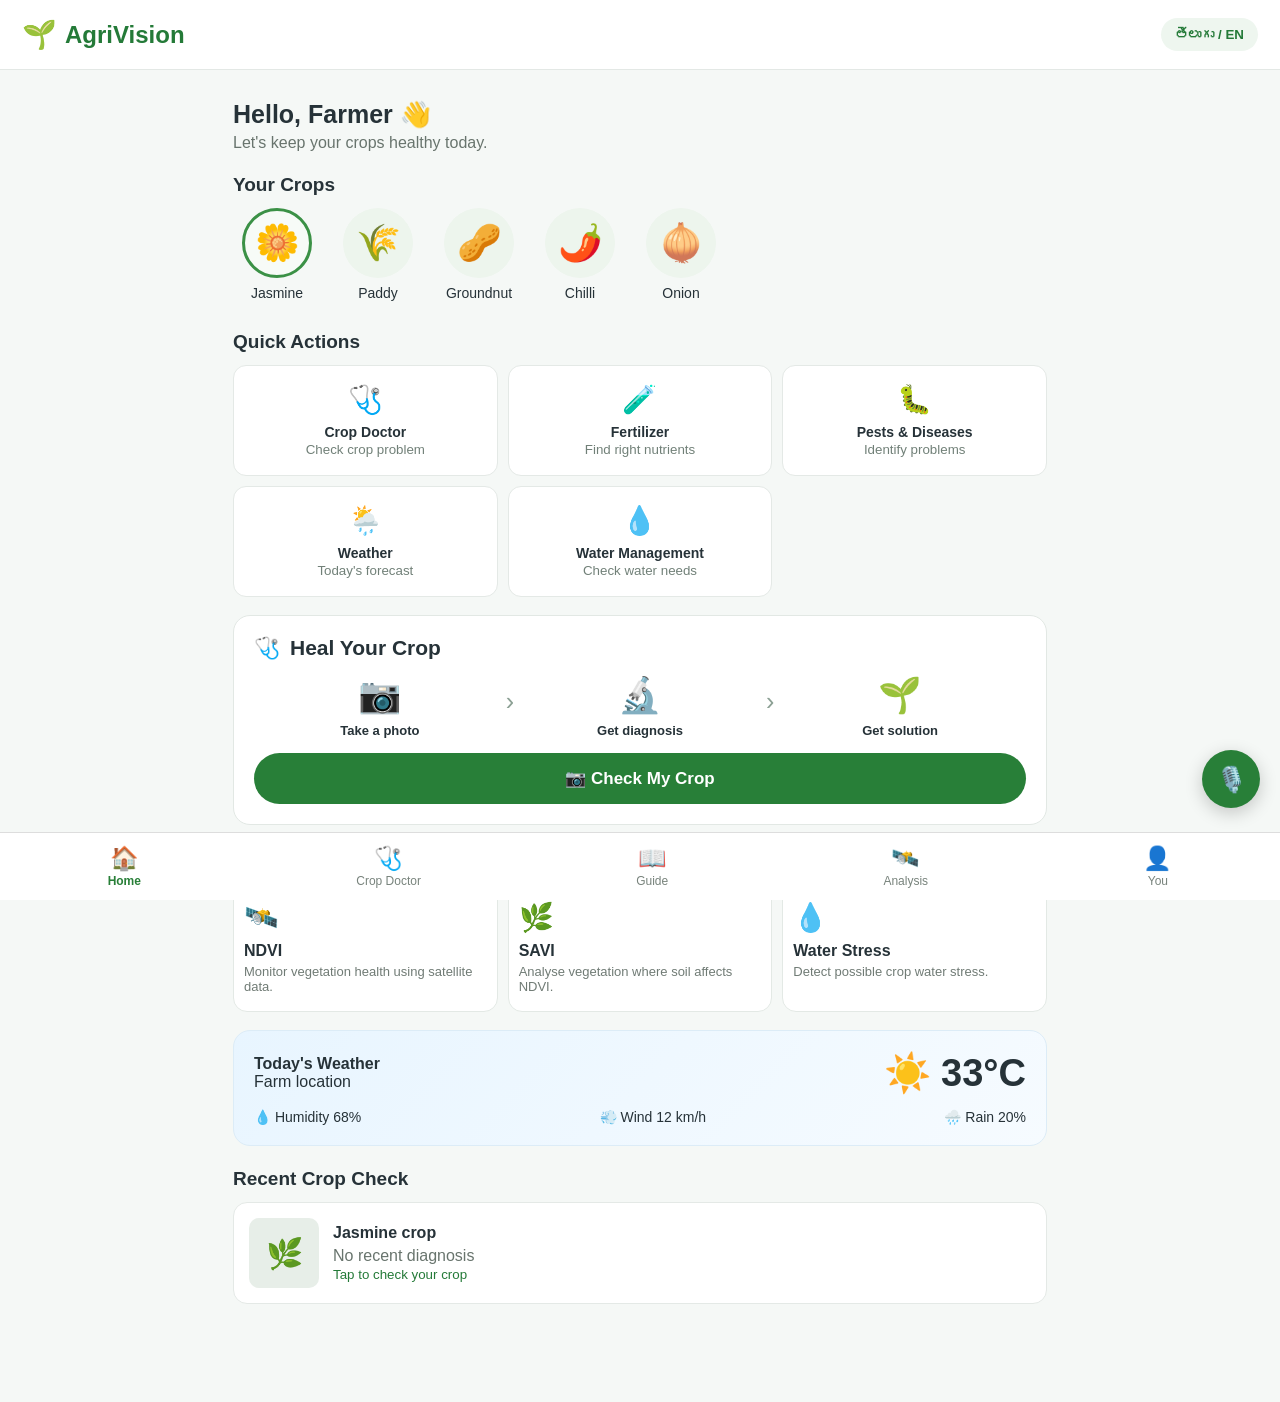
<file: AgriVision_index_submission.html>
<!DOCTYPE html>
<html lang="en">
<head>
<meta charset="UTF-8">
<meta name="viewport" content="width=device-width, initial-scale=1.0">
<title>AgriVision - Smart Farming Assistant</title>

<style>
* {
    box-sizing: border-box;
    margin: 0;
    padding: 0;
}

body {
    font-family: Arial, Helvetica, sans-serif;
    background: #f5f8f6;
    color: #263238;
    padding-bottom: 80px;
}

/* HEADER */
.header {
    background: white;
    padding: 18px 22px;
    border-bottom: 1px solid #e3e8e5;
    display: flex;
    justify-content: space-between;
    align-items: center;
    position: sticky;
    top: 0;
    z-index: 1000;
}

.logo {
    display: flex;
    align-items: center;
    gap: 8px;
    font-size: 24px;
    font-weight: bold;
    color: #247a38;
}

.logo-icon {
    font-size: 28px;
}

.lang-btn {
    border: none;
    background: #eef6ef;
    color: #247a38;
    padding: 9px 14px;
    border-radius: 20px;
    font-weight: bold;
}

/* MAIN */
.container {
    max-width: 850px;
    margin: auto;
    padding: 18px;
}

/* FARMER GREETING */
.greeting {
    margin: 12px 0 20px;
}

.greeting h2 {
    font-size: 25px;
    margin-bottom: 5px;
}

.greeting p {
    color: #68746d;
}

/* CROP SELECTOR */
.section-title {
    font-size: 19px;
    font-weight: bold;
    margin: 22px 0 12px;
}

.crop-row {
    display: flex;
    gap: 13px;
    overflow-x: auto;
    padding-bottom: 8px;
}

.crop {
    min-width: 88px;
    text-align: center;
    cursor: pointer;
}

.crop-circle {
    width: 70px;
    height: 70px;
    border-radius: 50%;
    background: #edf5ed;
    margin: auto;
    display: flex;
    justify-content: center;
    align-items: center;
    font-size: 36px;
    border: 3px solid transparent;
}

.crop.active .crop-circle {
    border-color: #3b9146;
    background: #f7fbf7;
}

.crop span {
    display: block;
    margin-top: 7px;
    font-size: 14px;
}

/* QUICK FEATURES */
.quick-grid {
    display: grid;
    grid-template-columns: repeat(3, 1fr);
    gap: 10px;
}

.quick-card {
    background: white;
    border: 1px solid #e4e9e6;
    border-radius: 13px;
    padding: 17px 8px;
    text-align: center;
    cursor: pointer;
    transition: 0.2s;
}

.quick-card:hover {
    transform: translateY(-2px);
    box-shadow: 0 4px 15px rgba(0,0,0,.08);
}

.quick-icon {
    font-size: 28px;
    margin-bottom: 8px;
}

.quick-card b {
    display: block;
    font-size: 14px;
}

.quick-card small {
    color: #718078;
}

/* CROP DOCTOR */
.doctor-card {
    background: white;
    border-radius: 17px;
    padding: 20px;
    margin-top: 18px;
    border: 1px solid #e2e8e4;
}

.doctor-title {
    display: flex;
    align-items: center;
    gap: 10px;
    font-size: 21px;
    font-weight: bold;
    margin-bottom: 15px;
}

.diagnosis-flow {
    display: flex;
    justify-content: space-around;
    text-align: center;
    margin: 15px 0;
}

.flow-item {
    flex: 1;
    font-size: 13px;
}

.flow-icon {
    font-size: 35px;
    margin-bottom: 7px;
}

.arrow {
    color: #8ca094;
    font-size: 25px;
    padding-top: 12px;
}

.camera-btn {
    width: 100%;
    border: none;
    background: #287f38;
    color: white;
    padding: 15px;
    border-radius: 28px;
    font-size: 17px;
    font-weight: bold;
    cursor: pointer;
}

.camera-btn:hover {
    background: #216c2f;
}

/* FARMING GUIDE */
.guide-card {
    background: #fff8df;
    border-radius: 17px;
    padding: 20px;
    margin-top: 18px;
}

.guide-card h3 {
    margin-bottom: 6px;
}

.guide-card p {
    color: #6c6650;
    margin-bottom: 15px;
}

.guide-btn {
    border: none;
    background: #247a38;
    color: white;
    padding: 11px 20px;
    border-radius: 22px;
    font-weight: bold;
}

/* ANALYTICS */
.analytics-title {
    margin-top: 24px;
}

.analytics-grid {
    display: grid;
    grid-template-columns: repeat(3, 1fr);
    gap: 10px;
}

.analysis-card {
    background: white;
    border-radius: 14px;
    padding: 17px 10px;
    border: 1px solid #e3e9e5;
    cursor: pointer;
}

.analysis-card .icon {
    font-size: 28px;
}

.analysis-card h4 {
    margin: 8px 0 4px;
}

.analysis-card p {
    font-size: 13px;
    color: #707b75;
}

/* WEATHER */
.weather {
    background: linear-gradient(135deg, #e8f5ff, #f6fbff);
    border-radius: 17px;
    margin-top: 18px;
    padding: 20px;
    border: 1px solid #dcecf7;
}

.weather-top {
    display: flex;
    justify-content: space-between;
    align-items: center;
}

.temperature {
    font-size: 38px;
    font-weight: bold;
}

.weather-info {
    margin-top: 14px;
    display: flex;
    justify-content: space-between;
    font-size: 14px;
}

/* RECENT */
.recent {
    margin-top: 20px;
}

.recent-card {
    background: white;
    border-radius: 14px;
    padding: 15px;
    display: flex;
    align-items: center;
    gap: 14px;
    border: 1px solid #e4e9e6;
}

.recent-photo {
    width: 70px;
    height: 70px;
    border-radius: 10px;
    background: #e7eee8;
    display: flex;
    align-items: center;
    justify-content: center;
    font-size: 30px;
}

/* VOICE */
.voice {
    position: fixed;
    right: 20px;
    bottom: 92px;
    width: 58px;
    height: 58px;
    border-radius: 50%;
    border: none;
    background: #287f38;
    color: white;
    font-size: 25px;
    box-shadow: 0 5px 18px rgba(0,0,0,.2);
    cursor: pointer;
    z-index: 999;
}

/* BOTTOM NAV */
.bottom-nav {
    position: fixed;
    bottom: 0;
    left: 0;
    right: 0;
    height: 68px;
    background: white;
    border-top: 1px solid #ddd;
    display: flex;
    justify-content: space-around;
    align-items: center;
    z-index: 998;
}

.nav-item {
    text-align: center;
    color: #78837c;
    font-size: 12px;
    cursor: pointer;
}

.nav-item.active {
    color: #287f38;
    font-weight: bold;
}

.nav-icon {
    font-size: 23px;
    margin-bottom: 2px;
}

/* RESPONSIVE */
@media(max-width:650px) {

    .quick-grid,
    .analytics-grid {
        grid-template-columns: repeat(2, 1fr);
    }

    .container {
        padding: 14px;
    }

    .greeting h2 {
        font-size: 22px;
    }
}
</style>
</head>

<body>

<!-- HEADER -->
<header class="header">
    <div class="logo">
        <span class="logo-icon">🌱</span>
        <span>AgriVision</span>
    </div>

    <button class="lang-btn" onclick="changeLanguage()">
        తెలుగు / EN
    </button>
</header>

<!-- ================= FARMING GUIDE SCREEN ================= -->

<section id="farmingGuideScreen"
         style="
         display:none;
         padding:30px 20px 100px;
         max-width:900px;
         margin:auto;
         background:#f7faf7;
         min-height:70vh;
         ">

    <button onclick="closeFarmingGuide()"
            style="
            background:#2e7d32;
            color:white;
            border:none;
            padding:12px 20px;
            border-radius:25px;
            font-size:16px;
            cursor:pointer;
            margin-bottom:25px;
            ">
        ← Back
    </button>

    <h1 style="color:#24752b;">
        🌾 Farming Guide
    </h1>

    <p style="color:#667085;">
        Step-by-step farming guidance for your selected crop.
    </p>

    <!-- CROP SELECTOR -->

    <div style="
        display:flex;
        gap:12px;
        flex-wrap:wrap;
        margin:25px 0;
        ">

        <button class="guideCropBtn"
                onclick="showGuide('Jasmine')">
            🌼 Jasmine
        </button>

        <button class="guideCropBtn"
                onclick="showGuide('Paddy')">
            🌾 Paddy
        </button>

        <button class="guideCropBtn"
                onclick="showGuide('Groundnut')">
            🥜 Groundnut
        </button>

        <button class="guideCropBtn"
                onclick="showGuide('Chilli')">
            🌶️ Chilli
        </button>

        <button class="guideCropBtn"
                onclick="showGuide('Onion')">
            🧅 Onion
        </button>

    </div>

    <!-- GUIDE RESULT -->

    <div id="guideResult"
         style="
         background:white;
         border-radius:20px;
         padding:25px;
         box-shadow:0 4px 18px rgba(0,0,0,0.08);
         ">

        <h2>🌱 Select a crop</h2>

        <p>
            Choose your crop above to see the farming steps.
        </p>

    </div>

</section>


<main class="container">

    <!-- GREETING -->
    <section class="greeting">
        <h2>Hello, Farmer 👋</h2>
        <p>Let's keep your crops healthy today.</p>
    </section>


    <!-- YOUR CROPS -->
    <div class="section-title">Your Crops</div>

    <div class="crop-row">

        <div class="crop active" onclick="selectCrop('Jasmine')">
            <div class="crop-circle">🌼</div>
            <span>Jasmine</span>
        </div>

        <div class="crop" onclick="selectCrop('Paddy')">
            <div class="crop-circle">🌾</div>
            <span>Paddy</span>
        </div>

        <div class="crop" onclick="selectCrop('Groundnut')">
            <div class="crop-circle">🥜</div>
            <span>Groundnut</span>
        </div>

        <div class="crop" onclick="selectCrop('Chilli')">
            <div class="crop-circle">🌶️</div>
            <span>Chilli</span>
        </div>

        <div class="crop" onclick="selectCrop('Onion')">
            <div class="crop-circle">🧅</div>
            <span>Onion</span>
        </div>

    </div>


    <!-- QUICK ACTIONS -->
    <div class="section-title">Quick Actions</div>

    <div class="quick-grid">

        <div class="quick-card" onclick="openFeature('cropDoctor')">
            <div class="quick-icon">🩺</div>
            <b>Crop Doctor</b>
            <small>Check crop problem</small>
        </div>

        <div class="quick-card" onclick="openFeature('fertilizer')">
            <div class="quick-icon">🧪</div>
            <b>Fertilizer</b>
            <small>Find right nutrients</small>
        </div>

        <div class="quick-card" onclick="openFeature('pest')">
            <div class="quick-icon">🐛</div>
            <b>Pests & Diseases</b>
            <small>Identify problems</small>
        </div>

        <div class="quick-card" onclick="openFeature('weather')">
            <div class="quick-icon">🌦️</div>
            <b>Weather</b>
            <small>Today's forecast</small>
        </div>

        <div class="quick-card" onclick="openFeature('water')">
            <div class="quick-icon">💧</div>
            <b>Water Management</b>
            <small>Check water needs</small>
        </div>

    </div>


    <!-- CROP DOCTOR -->
    <section class="doctor-card">

        <div class="doctor-title">
            🩺
            <span>Heal Your Crop</span>
        </div>

        <div class="diagnosis-flow">

            <div class="flow-item">
                <div class="flow-icon">📷</div>
                <b>Take a photo</b>
            </div>

            <div class="arrow">›</div>

            <div class="flow-item">
                <div class="flow-icon">🔬</div>
                <b>Get diagnosis</b>
            </div>

            <div class="arrow">›</div>

            <div class="flow-item">
                <div class="flow-icon">🌱</div>
                <b>Get solution</b>
            </div>

        </div>

        <button class="camera-btn" onclick="startCropDoctor()">
            📷 Check My Crop
        </button>

    </section>

    <!-- SMART ANALYSIS -->
    <div class="section-title analytics-title">
        Smart Crop Analysis
    </div>

    <div class="analytics-grid">

        <div class="analysis-card"
             onclick="openFeature('ndvi')">

            <div class="icon">🛰️</div>

            <h4>NDVI</h4>

            <p>
                Monitor vegetation health
                using satellite data.
            </p>

        </div>


        <div class="analysis-card"
             onclick="openFeature('savi')">

            <div class="icon">🌿</div>

            <h4>SAVI</h4>

            <p>
                Analyse vegetation where
                soil affects NDVI.
            </p>

        </div>


        <div class="analysis-card"
             onclick="openFeature('waterStress')">

            <div class="icon">💧</div>

            <h4>Water Stress</h4>

            <p>
                Detect possible crop
                water stress.
            </p>

        </div>

    </div>


    <!-- WEATHER -->
    <section class="weather">

        <div class="weather-top">

            <div>
                <b>Today's Weather</b>
                <p>Farm location</p>
            </div>

            <div class="temperature">
                ☀️ 33°C
            </div>

        </div>

        <div class="weather-info">

            <span>💧 Humidity 68%</span>
            <span>💨 Wind 12 km/h</span>
            <span>🌧️ Rain 20%</span>

        </div>

    </section>


    <!-- RECENT DIAGNOSIS -->
    <section class="recent">

        <div class="section-title">
            Recent Crop Check
        </div>

        <div class="recent-card">

            <div class="recent-photo">
                🌿
            </div>

            <div>
                <b>Jasmine crop</b>

                <p style="margin-top:5px;color:#68746d;">
                    No recent diagnosis
                </p>

                <small style="color:#247a38;">
                    Tap to check your crop
                </small>
            </div>

        </div>

    </section>

</main>


<!-- VOICE ASSISTANT -->
<button class="voice"
        onclick="startVoiceAssistant()"
        title="Voice Assistant">
    🎙️
</button>


<!-- BOTTOM NAVIGATION -->
<nav class="bottom-nav">

    <div class="nav-item active"
         onclick="goHome()">
        <div class="nav-icon">🏠</div>
        Home
    </div>

    <div class="nav-item"
         onclick="openFeature('cropDoctor')">
        <div class="nav-icon">🩺</div>
        Crop Doctor
    </div>

    <div class="nav-item"
         onclick="openFeature('farmingGuide')">
        <div class="nav-icon">📖</div>
        Guide
    </div>

    <div class="nav-item"
         onclick="openFeature('ndvi')">
        <div class="nav-icon">🛰️</div>
        Analysis
    </div>

    <div class="nav-item"
         onclick="openFeature('profile')">
        <div class="nav-icon">👤</div>
        You
    </div>

</nav>


<script>

/* SELECT CROP */

let selectedCrop = "Jasmine";

function selectCrop(crop) {

    selectedCrop = crop;

    document.querySelectorAll(".crop")
        .forEach(item => item.classList.remove("active"));

    event.currentTarget.classList.add("active");

    console.log("Selected crop:", crop);

}


/* FEATURE ROUTER */

function openFeature(feature) {

    console.log("Opening feature:", feature);

    /*
       These names are intentionally kept simple.
       Your existing AgriVision JavaScript can connect
       its screens to these functions.
    */

    if (feature === "ndvi") {

        if (typeof openNDVI === "function") {
            openNDVI();
        } else {
            alert("NDVI Analysis");
        }

    }

    else if (feature === "savi") {

        if (typeof openSAVI === "function") {
            openSAVI();
        } else {
            alert("SAVI Analysis");
        }

    }

    else if (feature === "waterStress") {

        if (typeof openWaterStress === "function") {
            openWaterStress();
        } else {
            alert("Water Stress Analysis");
        }

    }

    else if (feature === "cropDoctor") {
        startCropDoctor();
    }

    else if (feature === "farmingGuide") {
        openFarmingGuide();
    }



    else if (feature === "weather") {

        if (typeof openWeather === "function") {
            openWeather();
        } else {
            alert("Weather Forecast");
        }

    }

    else if (feature === "fertilizer") {
        alert("Fertilizer Calculator");
    }

    else if (feature === "pest") {
        startCropDoctor();
    }

    else if (feature === "water") {
        openFeature("waterStress");
    }

    else if (feature === "profile") {
        alert("Farmer Profile");
    }

}


/* CROP DOCTOR */

function startCropDoctor() {

    if (typeof openCropDoctor === "function") {
        openCropDoctor();
        return;
    }

    alert(
        "Crop Doctor\n\n" +
        "Selected crop: " + selectedCrop +
        "\n\nCamera diagnosis will open here."
    );

}


/* VOICE ASSISTANT */

function startVoiceAssistant() {

    if ("speechSynthesis" in window) {

        const message =
            "Welcome to AgriVision. " +
            "Your selected crop is " +
            selectedCrop +
            ". How can I help you today?";

        const speech =
            new SpeechSynthesisUtterance(message);

        speech.lang = "en-IN";

        window.speechSynthesis.speak(speech);

    } else {

        alert("Voice assistance is not supported in this browser.");

    }

}


/* LANGUAGE */

function changeLanguage() {

    alert(
        "Language selection\n\n" +
        "English / తెలుగు"
    );

}


/* HOME */

function goHome() {

    window.scrollTo({
        top: 0,
        behavior: "smooth"
    });

}
/* ================= FARMING GUIDE ================= */

function openFarmingGuide() {

    const home = document.querySelector("main");
    const guide = document.getElementById("farmingGuideScreen");

    if (!guide) {
        console.error("Farming Guide screen not found.");
        return;
    }

    if (home) {
        home.style.display = "none";
    }

    guide.style.display = "block";
    guide.scrollIntoView({
        behavior: "smooth",
        block: "start"
    });

}


function closeFarmingGuide() {

    const guide =
        document.getElementById("farmingGuideScreen");

    if (guide) {
        guide.style.display = "none";
    }

    const home = document.querySelector("main");

    if (home) {
        home.style.display = "block";
    }

    window.scrollTo({
        top: 0,
        behavior: "smooth"
    });

}


function showGuide(crop) {

    const result =
        document.getElementById("guideResult");

    const guides = {

        Jasmine: {
            icon: "🌼",
            steps: [
                "Land preparation",
                "Plant healthy jasmine cuttings",
                "Provide proper irrigation",
                "Apply recommended fertilizers",
                "Monitor pests and diseases",
                "Prune plants at the proper stage",
                "Harvest flowers regularly"
            ]
        },

        Paddy: {
            icon: "🌾",
            steps: [
                "Prepare and level the field",
                "Select healthy seed",
                "Raise nursery seedlings",
                "Transplant seedlings",
                "Maintain proper water level",
                "Apply fertilizers at recommended stages",
                "Monitor pests and diseases",
                "Harvest when grains mature"
            ]
        },

        Groundnut: {
            icon: "🥜",
            steps: [
                "Prepare loose and well-drained soil",
                "Select healthy seeds",
                "Sow at recommended spacing",
                "Maintain soil moisture",
                "Apply nutrients at proper stages",
                "Monitor leaf diseases and pests",
                "Avoid excess irrigation",
                "Harvest when pods mature"
            ]
        },

        Chilli: {
            icon: "🌶️",
            steps: [
                "Prepare well-drained soil",
                "Raise healthy seedlings",
                "Transplant at proper spacing",
                "Maintain adequate moisture",
                "Apply fertilizers in stages",
                "Monitor thrips and other pests",
                "Check for fungal diseases",
                "Harvest mature green or red chilli"
            ]
        },

        Onion: {
            icon: "🧅",
            steps: [
                "Prepare fine and well-drained soil",
                "Raise healthy seedlings",
                "Transplant seedlings",
                "Provide regular irrigation",
                "Apply nutrients at proper stages",
                "Monitor thrips and diseases",
                "Reduce irrigation near maturity",
                "Harvest after bulb maturity"
            ]
        }

    };

    const data = guides[crop];

    if (!data) return;

    result.innerHTML = `

        <h2 style="color:#24752b;">
            ${data.icon} ${crop} Farming Guide
        </h2>

        <p style="color:#667085;">
            Follow these major steps during crop production.
        </p>

        <div style="
            display:flex;
            flex-direction:column;
            gap:12px;
            margin-top:20px;
        ">

            ${data.steps.map((step, index) => `

                <div style="
                    display:flex;
                    align-items:center;
                    gap:15px;
                    padding:15px;
                    background:#f3f8f3;
                    border-radius:14px;
                ">

                    <div style="
                        min-width:35px;
                        height:35px;
                        border-radius:50%;
                        background:#2e7d32;
                        color:white;
                        display:flex;
                        align-items:center;
                        justify-content:center;
                        font-weight:bold;
                    ">
                        ${index + 1}
                    </div>

                    <div>
                        ${step}
                    </div>

                </div>

            `).join("")}

        </div>

    `;

}
</script>

</body>
</html>
</file>
